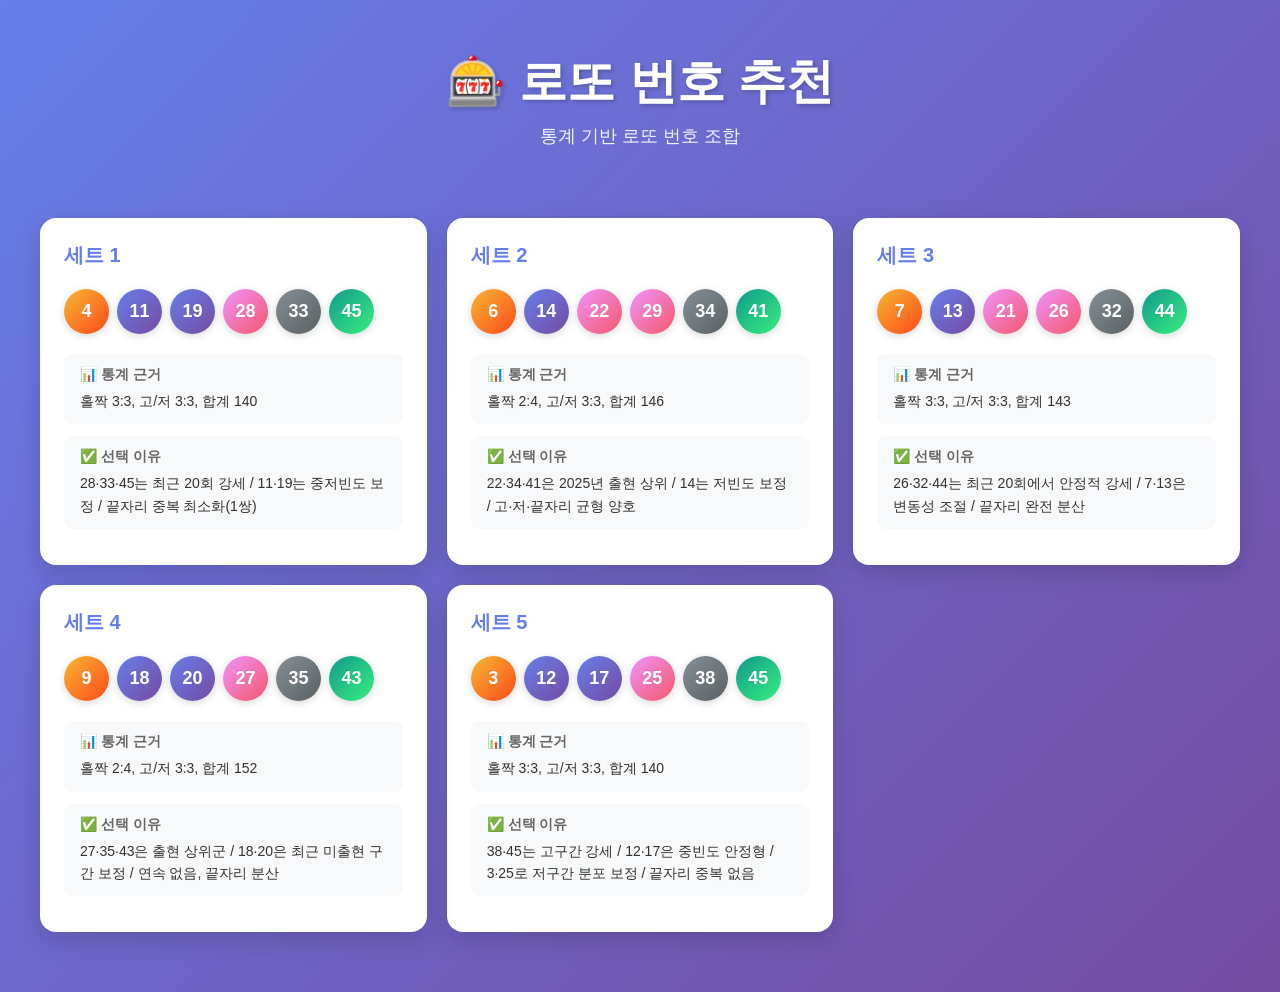
<file: index.html>
<!DOCTYPE html>
<html lang="ko">
<head>
    <meta charset="UTF-8">
    <meta name="viewport" content="width=device-width, initial-scale=1.0">
    <title>로또 번호 추천</title>
    <link rel="stylesheet" href="styles.css">
</head>
<body>
    <div class="container">
        <header>
            <h1>🎰 로또 번호 추천</h1>
            <p class="subtitle">통계 기반 로또 번호 조합</p>
        </header>

        <main id="lottoSets">
            <!-- 로또 세트들이 여기에 표시됩니다 -->
        </main>
    </div>

    <script src="lotto-data.js"></script>
    <script src="user.js"></script>
</body>
</html>
</file>
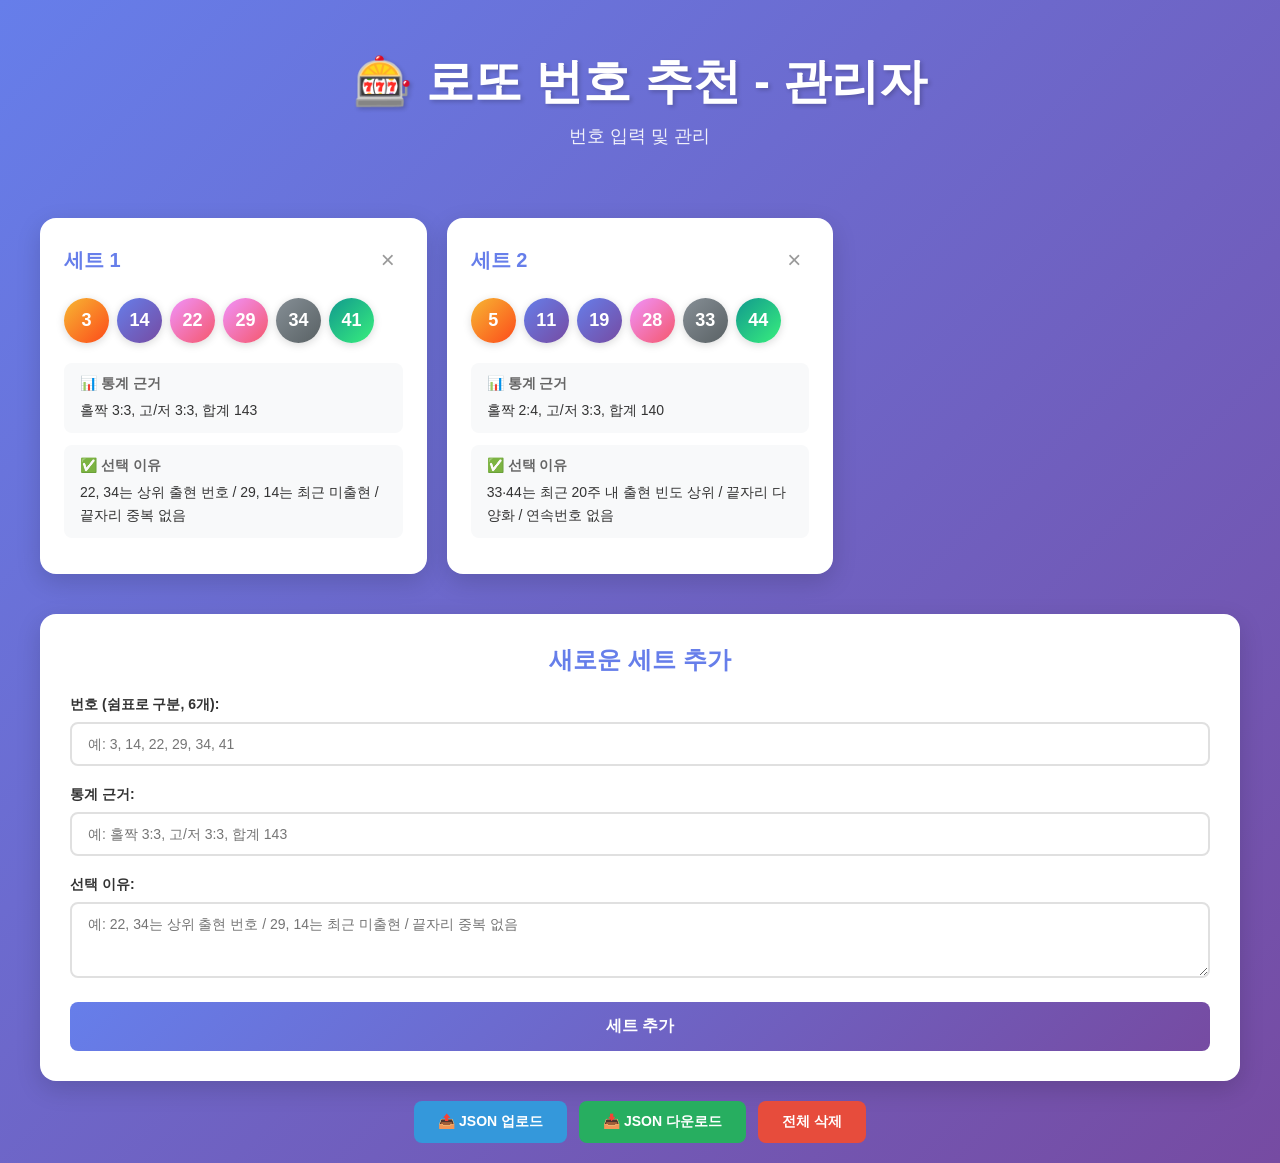
<file: admin.html>
<!DOCTYPE html>
<html lang="ko">
<head>
    <meta charset="UTF-8">
    <meta name="viewport" content="width=device-width, initial-scale=1.0">
    <title>로또 번호 추천 - 관리자</title>
    <link rel="stylesheet" href="styles.css">
</head>
<body>
    <div class="container">
        <header>
            <h1>🎰 로또 번호 추천 - 관리자</h1>
            <p class="subtitle">번호 입력 및 관리</p>
        </header>

        <main id="lottoSets">
            <!-- 로또 세트들이 여기에 표시됩니다 -->
        </main>

        <div class="input-section">
            <h2>새로운 세트 추가</h2>
            <form id="lottoForm">
                <div class="form-group">
                    <label for="numbers">번호 (쉼표로 구분, 6개):</label>
                    <input type="text" id="numbers" placeholder="예: 3, 14, 22, 29, 34, 41" required>
                </div>

                <div class="form-group">
                    <label for="stats">통계 근거:</label>
                    <input type="text" id="stats" placeholder="예: 홀짝 3:3, 고/저 3:3, 합계 143" required>
                </div>

                <div class="form-group">
                    <label for="reason">선택 이유:</label>
                    <textarea id="reason" rows="3" placeholder="예: 22, 34는 상위 출현 번호 / 29, 14는 최근 미출현 / 끝자리 중복 없음" required></textarea>
                </div>

                <button type="submit" class="btn-submit">세트 추가</button>
            </form>
        </div>

        <div class="actions">
            <label for="uploadJson" class="btn-upload">
                📤 JSON 업로드
                <input type="file" id="uploadJson" accept=".json" style="display: none;">
            </label>
            <button id="downloadJson" class="btn-download">📥 JSON 다운로드</button>
            <button id="clearAll" class="btn-clear">전체 삭제</button>
        </div>
    </div>

    <script src="admin.js"></script>
</body>
</html>
</file>
<file: styles.css>
* {
    margin: 0;
    padding: 0;
    box-sizing: border-box;
}

body {
    font-family: -apple-system, BlinkMacSystemFont, 'Segoe UI', 'Roboto', 'Helvetica', 'Arial', sans-serif;
    background: linear-gradient(135deg, #667eea 0%, #764ba2 100%);
    min-height: 100vh;
    padding: 20px;
    color: #333;
}

.container {
    max-width: 1200px;
    margin: 0 auto;
}

header {
    text-align: center;
    color: white;
    margin-bottom: 40px;
    padding: 30px 20px;
}

header h1 {
    font-size: clamp(32px, 5vw, 48px);
    margin-bottom: 10px;
    text-shadow: 2px 2px 4px rgba(0, 0, 0, 0.2);
}

.subtitle {
    font-size: 18px;
    opacity: 0.9;
}

main {
    display: grid;
    grid-template-columns: repeat(auto-fill, minmax(320px, 1fr));
    gap: 20px;
    margin-bottom: 40px;
}

.lotto-card {
    background: white;
    border-radius: 16px;
    padding: 24px;
    box-shadow: 0 8px 24px rgba(0, 0, 0, 0.15);
    transition: transform 0.3s ease, box-shadow 0.3s ease;
    position: relative;
}

.lotto-card:hover {
    transform: translateY(-4px);
    box-shadow: 0 12px 32px rgba(0, 0, 0, 0.2);
}

.card-header {
    display: flex;
    justify-content: space-between;
    align-items: center;
    margin-bottom: 20px;
}

.set-title {
    font-size: 20px;
    font-weight: 700;
    color: #667eea;
}

.delete-btn {
    background: none;
    border: none;
    font-size: 24px;
    cursor: pointer;
    color: #999;
    transition: color 0.3s ease;
    padding: 4px 8px;
}

.delete-btn:hover {
    color: #e74c3c;
}

.numbers {
    display: flex;
    gap: 8px;
    margin-bottom: 20px;
    flex-wrap: wrap;
}

.number-ball {
    width: 45px;
    height: 45px;
    border-radius: 50%;
    display: flex;
    align-items: center;
    justify-content: center;
    font-weight: 700;
    font-size: 18px;
    color: white;
    box-shadow: 0 2px 8px rgba(0, 0, 0, 0.15);
    animation: popIn 0.3s ease;
}

@keyframes popIn {
    0% {
        transform: scale(0);
        opacity: 0;
    }
    50% {
        transform: scale(1.1);
    }
    100% {
        transform: scale(1);
        opacity: 1;
    }
}

.number-ball:nth-child(1) { animation-delay: 0.05s; }
.number-ball:nth-child(2) { animation-delay: 0.1s; }
.number-ball:nth-child(3) { animation-delay: 0.15s; }
.number-ball:nth-child(4) { animation-delay: 0.2s; }
.number-ball:nth-child(5) { animation-delay: 0.25s; }
.number-ball:nth-child(6) { animation-delay: 0.3s; }

/* 번호별 색상 */
.number-ball.yellow { background: linear-gradient(135deg, #f7b733 0%, #fc4a1a 100%); }
.number-ball.blue { background: linear-gradient(135deg, #667eea 0%, #764ba2 100%); }
.number-ball.red { background: linear-gradient(135deg, #f093fb 0%, #f5576c 100%); }
.number-ball.gray { background: linear-gradient(135deg, #868f96 0%, #596164 100%); }
.number-ball.green { background: linear-gradient(135deg, #11998e 0%, #38ef7d 100%); }

.info-section {
    background: #f8f9fa;
    border-radius: 8px;
    padding: 12px 16px;
    margin-bottom: 12px;
}

.info-section h4 {
    font-size: 14px;
    color: #666;
    margin-bottom: 6px;
    display: flex;
    align-items: center;
    gap: 6px;
}

.info-section p {
    font-size: 14px;
    color: #333;
    line-height: 1.6;
}

.input-section {
    background: white;
    border-radius: 16px;
    padding: 30px;
    box-shadow: 0 8px 24px rgba(0, 0, 0, 0.15);
    margin-bottom: 20px;
}

.upload-section {
    text-align: center;
    margin-bottom: 40px;
    padding: 40px 20px;
    background: white;
    border-radius: 16px;
    box-shadow: 0 8px 24px rgba(0, 0, 0, 0.15);
}

.btn-upload-large {
    display: inline-block;
    padding: 20px 40px;
    background: linear-gradient(135deg, #667eea 0%, #764ba2 100%);
    color: white;
    border: none;
    border-radius: 12px;
    font-size: 18px;
    font-weight: 600;
    cursor: pointer;
    transition: transform 0.2s ease, box-shadow 0.2s ease;
}

.btn-upload-large:hover {
    transform: translateY(-2px);
    box-shadow: 0 6px 20px rgba(102, 126, 234, 0.4);
}

.btn-upload-large:active {
    transform: translateY(0);
}

.upload-hint {
    margin-top: 12px;
    color: #666;
    font-size: 14px;
}

.input-section h2 {
    font-size: 24px;
    color: #667eea;
    margin-bottom: 20px;
    text-align: center;
}

.form-group {
    margin-bottom: 20px;
}

.form-group label {
    display: block;
    font-weight: 600;
    color: #333;
    margin-bottom: 8px;
    font-size: 14px;
}

.form-group input,
.form-group textarea {
    width: 100%;
    padding: 12px 16px;
    border: 2px solid #e0e0e0;
    border-radius: 8px;
    font-size: 14px;
    font-family: inherit;
    transition: border-color 0.3s ease;
}

.form-group input:focus,
.form-group textarea:focus {
    outline: none;
    border-color: #667eea;
}

.form-group textarea {
    resize: vertical;
}

.btn-submit {
    width: 100%;
    padding: 14px;
    background: linear-gradient(135deg, #667eea 0%, #764ba2 100%);
    color: white;
    border: none;
    border-radius: 8px;
    font-size: 16px;
    font-weight: 600;
    cursor: pointer;
    transition: transform 0.2s ease, box-shadow 0.2s ease;
}

.btn-submit:hover {
    transform: translateY(-2px);
    box-shadow: 0 4px 12px rgba(102, 126, 234, 0.4);
}

.btn-submit:active {
    transform: translateY(0);
}

.actions {
    display: flex;
    justify-content: center;
    gap: 12px;
    flex-wrap: wrap;
}

.btn-download,
.btn-upload,
.btn-clear {
    padding: 12px 24px;
    color: white;
    border: none;
    border-radius: 8px;
    font-size: 14px;
    font-weight: 600;
    cursor: pointer;
    transition: transform 0.2s ease, box-shadow 0.2s ease;
}

.btn-download {
    background: #27ae60;
}

.btn-download:hover {
    transform: translateY(-2px);
    box-shadow: 0 4px 12px rgba(39, 174, 96, 0.4);
}

.btn-upload {
    background: #3498db;
    display: inline-block;
}

.btn-upload:hover {
    transform: translateY(-2px);
    box-shadow: 0 4px 12px rgba(52, 152, 219, 0.4);
}

.btn-clear {
    background: #e74c3c;
}

.btn-clear:hover {
    transform: translateY(-2px);
    box-shadow: 0 4px 12px rgba(231, 76, 60, 0.4);
}

.btn-download:active,
.btn-upload:active,
.btn-clear:active {
    transform: translateY(0);
}

.empty-state {
    text-align: center;
    padding: 60px 20px;
    color: white;
}

.empty-state h3 {
    font-size: 24px;
    margin-bottom: 10px;
}

.empty-state p {
    font-size: 16px;
    opacity: 0.8;
}

/* 반응형 */
@media (max-width: 768px) {
    body {
        padding: 10px;
    }

    header {
        padding: 20px 10px;
        margin-bottom: 20px;
    }

    main {
        grid-template-columns: 1fr;
        gap: 16px;
    }

    .lotto-card {
        padding: 20px;
    }

    .number-ball {
        width: 40px;
        height: 40px;
        font-size: 16px;
    }

    .input-section {
        padding: 20px;
    }
}
</file>
